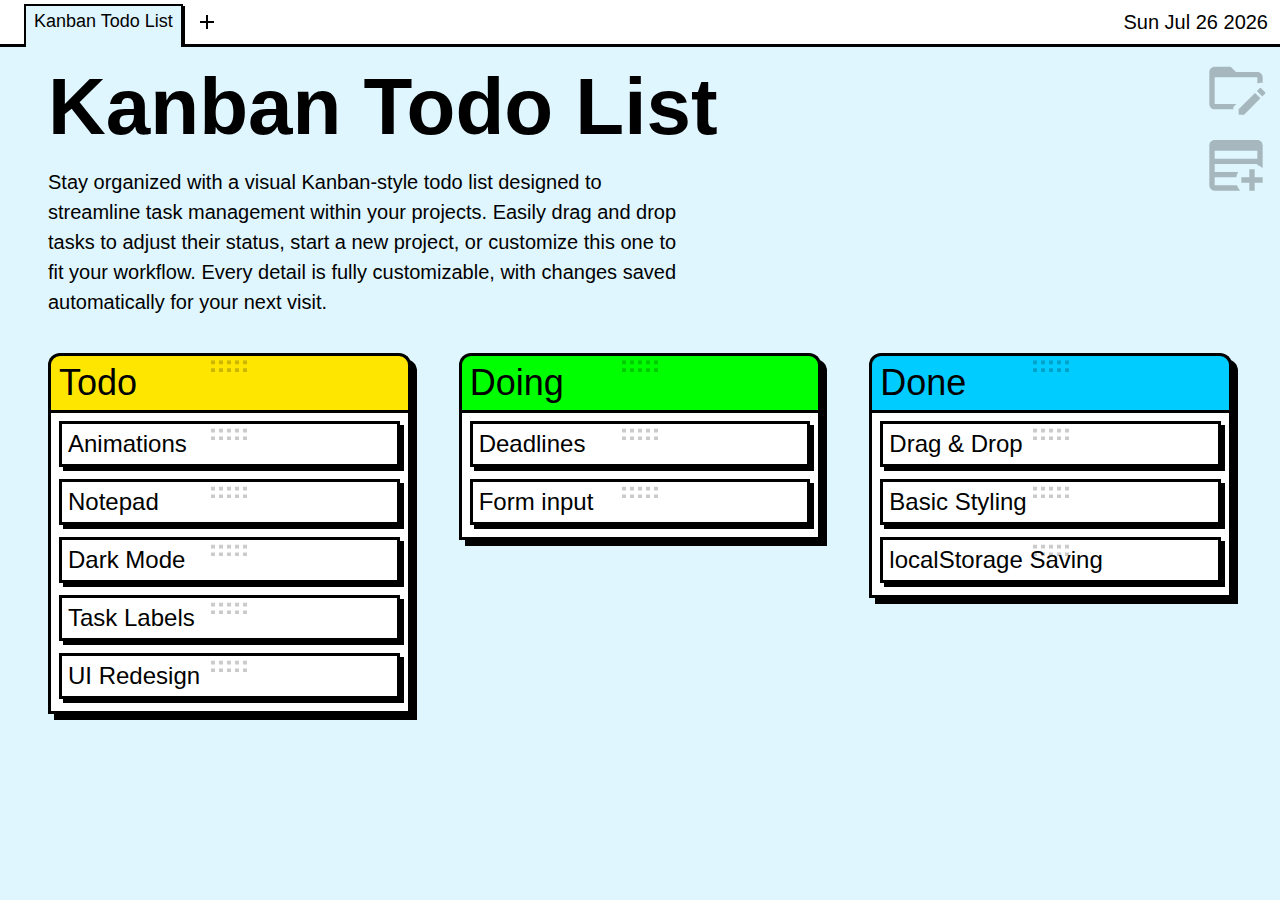
<file: index.html>
<!doctype html><html lang="en"><head><meta charset="UTF-8"><meta name="viewport" content="width=device-width,initial-scale=1"><title>Task Board</title><script defer="defer" src="main.js"></script></head><body><div class="header-container"><div class="header buttons"><button class="menu-button"><svg xmlns="http://www.w3.org/2000/svg" width="24" height="24" viewBox="0 0 24 24" fill="none" stroke="currentColor" stroke-width="2" stroke-linecap="round" stroke-linejoin="round" class="feather feather-menu"><line x1="3" y1="12" x2="21" y2="12"></line><line x1="3" y1="6" x2="21" y2="6"></line><line x1="3" y1="18" x2="21" y2="18"></line></svg></button></div><ul class="project-list"></ul><div class="header date-container"><span class="header day"></span> <span class="header date"></span></div></div><div class="container-header"><h1 class="project-title">Current Project</h1><h3 class="project-description">.</h3></div><div class="container" data-type="container"></div><img src="08fc15812ece68338a5b.svg" alt="Trash Bin" width="150" height="150" class="trash"><div class="container-buttons"><button class="project-edit"><span>Edit<br>Project</span><img src="cb420e865b5ad1d053db.svg" alt="Edit Project" width="64" height="64" class="edit-project-img"></button> <button class="table-plus"><span>Add<br>Table</span><img src="976492bf0470055d8a4a.svg" alt="Add Table" width="64" height="64" class="table-plus-img"></button></div><div class="modal-background delete-confirmation"><div class="modal-container delete-confirmation"><svg class="alert-icon" xmlns="http://www.w3.org/2000/svg" width="64" height="64" viewBox="0 0 24 24" fill="none" stroke="currentColor" stroke-width="2" stroke-linecap="round" stroke-linejoin="round" class="feather feather-alert-circle"><circle cx="12" cy="12" r="10"></circle><line x1="12" y1="8" x2="12" y2="12"></line><line x1="12" y1="16" x2="12.01" y2="16"></line></svg><h2>Permanently delete this item?</h2><div class="modal-element-holder"></div><div class="modal-show-again"><div><p>Show this message when deleting...</p></div><div class="inputs"><input type="checkbox" name="show-again-tasks" id="show-again-tasks" data-input-type="task" checked="checked"> <label for="show-again-tasks">Tasks</label> <input type="checkbox" name="show-again-tables" id="show-again-tables" data-input-type="table" checked="checked"> <label for="show-again-tables">Tables</label></div></div><div class="modal-buttons"><button class="delete-cancel-button">Cancel</button> <button class="delete-confirmation-button">Yes</button></div></div></div><div class="modal-background delete-project-confirmation"><div class="modal-container delete-project-confirmation"><div class="delete-header"><img src="2f3d44e1d3b2c0bcddce.svg" alt="folder icon" width="64" height="64"><h2>Permanently delete this project?</h2></div><p>The tables and tasks of the project will be deleted.<br>This action cannot be undone.</p><div class="modal-buttons"><button class="delete-project-cancel-button">Cancel</button> <button class="delete-project-confirmation-button">Yes</button></div></div></div><div class="modal-background new-project"><div class="modal-container new-project"><div class="new-project-header"><img src="6fe25830501c2c7a805e.svg" alt="folder icon" width="64" height="64"><h2>New Project</h2></div><form method="dialog"><label class="title-label" for="title">Title<span aria-label="Required">*</span></label> <span class="project-invalid-message">Your project requires a title.</span> <input class="new-project-title-input" name="title" id="title"> <label class="description-label" for="description">Description</label> <textarea name="description" id="description"></textarea><div class="flex-row deadline-check"><label for="deadline">Deadline <img class="tooltip deadline-tooltip" src="c3f20d1a29745fb9cb9c.svg" alt="folder icon" width="18" height="18"></label> <input type="date" name="deadline" id="deadline"></div><div class="flex-row template-check"><label class="template-label" for="template">Default Template <img class="tooltip template-tooltip" src="c3f20d1a29745fb9cb9c.svg" alt="folder icon" width="18" height="18"></label> <input type="checkbox" name="template" id="template" checked="checked"></div><div class="modal-buttons"><button class="new-project-submit">Create Project</button> <button class="new-project-delete">Delete Project</button> <button class="new-project-cancel">Cancel</button></div></form></div></div><div class="new-project-tooltip"><p></p></div><div class="header-menu"><button class="manage-confirm">Manage confirmations</button> <button class="clear-local">Clear localStorage</button></div></body></html>
</file>
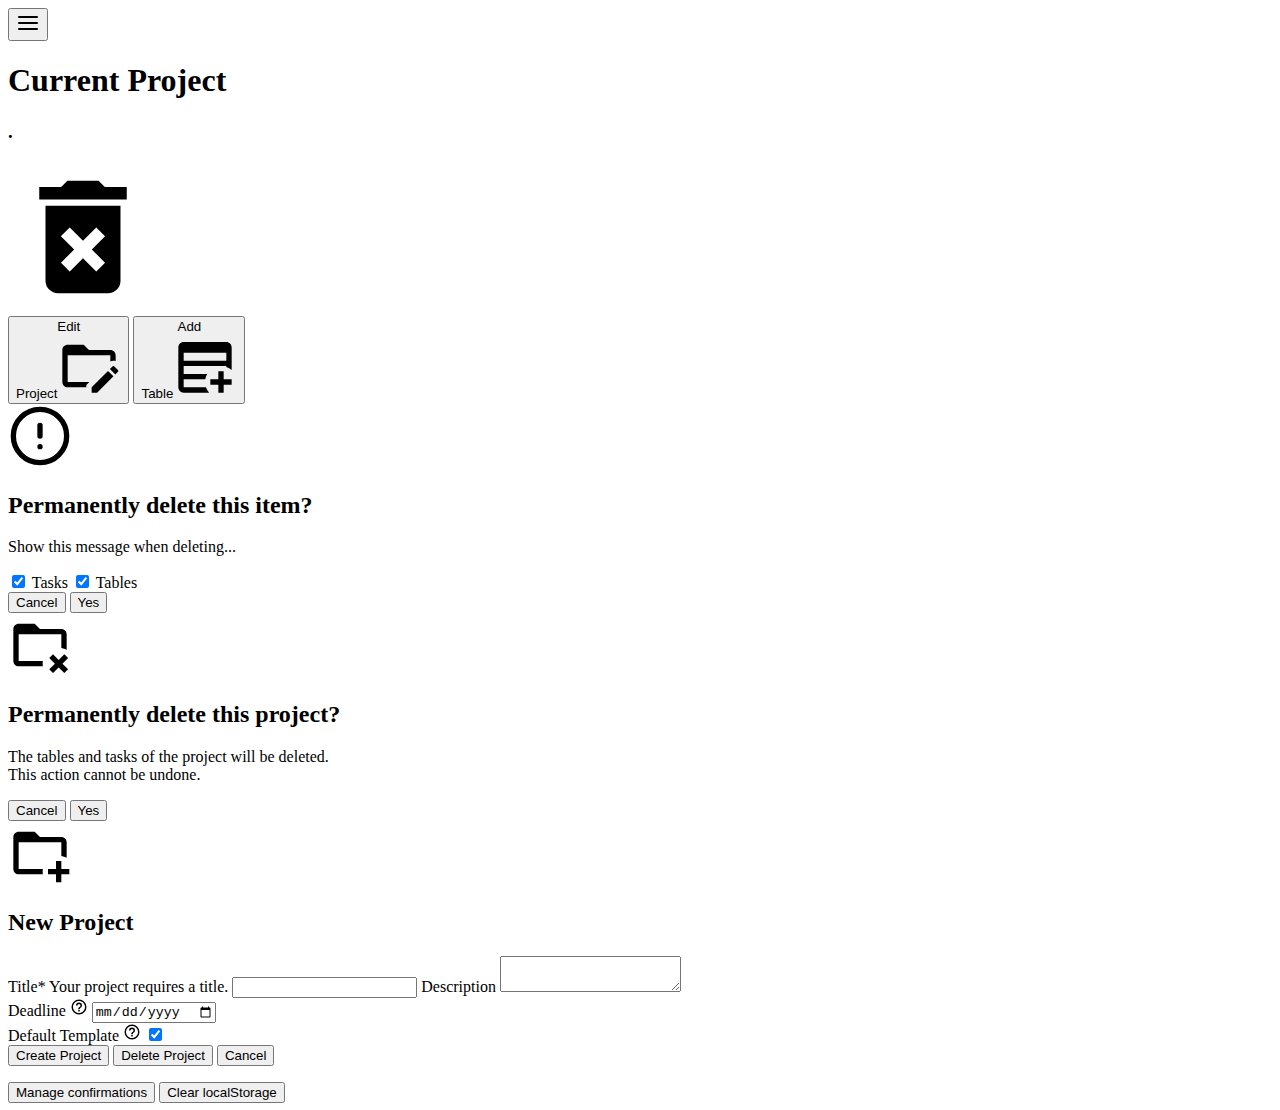
<file: src/template.html>
<!DOCTYPE html>
<html lang="en">

<head>
  <meta charset="UTF-8">
  <meta name="viewport" content="width=device-width, initial-scale=1.0">
  <title>Task Board</title>
</head>

<body>
  <div class="header-container">
    <div class="header buttons">
      <button class="menu-button"><svg xmlns="http://www.w3.org/2000/svg" width="24" height="24" viewBox="0 0 24 24"
          fill="none" stroke="currentColor" stroke-width="2" stroke-linecap="round" stroke-linejoin="round"
          class="feather feather-menu">
          <line x1="3" y1="12" x2="21" y2="12"></line>
          <line x1="3" y1="6" x2="21" y2="6"></line>
          <line x1="3" y1="18" x2="21" y2="18"></line>
        </svg></button>
    </div>
    <ul class="project-list"></ul>
    <div class="header date-container">
      <span class="header day"></span>
      <span class="header date"></span>
    </div>
  </div>
  </div>
  <div class="container-header">
    <h1 class="project-title">Current Project</h1>
    <h3 class="project-description">.</h3>
  </div>
  <div class="container" data-type="container">
  </div>
  <img src="./icons/trash.svg" alt="Trash Bin" width="150" height="150" class="trash">
  <div class="container-buttons"><button class="project-edit"><span>Edit<br>Project</span><img
        src="./icons/folder-edit.svg" alt="Edit Project" width="64" height="64" class="edit-project-img"></button>
    <button class="table-plus"><span>Add<br>Table</span><img src="./icons/table-plus.svg" alt="Add Table" width="64"
        height="64" class="table-plus-img"></button>
  </div>

  <div class="modal-background delete-confirmation">
    <div class="modal-container delete-confirmation">
      <svg class="alert-icon" xmlns="http://www.w3.org/2000/svg" width="64" height="64" viewBox="0 0 24 24" fill="none"
        stroke="currentColor" stroke-width="2" stroke-linecap="round" stroke-linejoin="round"
        class="feather feather-alert-circle">
        <circle cx="12" cy="12" r="10"></circle>
        <line x1="12" y1="8" x2="12" y2="12"></line>
        <line x1="12" y1="16" x2="12.01" y2="16"></line>
      </svg>
      <h2>Permanently delete this item?</h2>
      <div class="modal-element-holder">
      </div>
      <div class="modal-show-again">
        <div>
          <p>Show this message when deleting...</p>
        </div>
        <div class="inputs">
          <input type="checkbox" name="show-again-tasks" id="show-again-tasks" data-input-type="task" checked>
          <label for="show-again-tasks">Tasks</label>
          <input type="checkbox" name="show-again-tables" id="show-again-tables" data-input-type="table" checked>
          <label for="show-again-tables">Tables</label>
        </div>
      </div>
      <div class="modal-buttons"><button class="delete-cancel-button">Cancel</button>
        <button class="delete-confirmation-button">Yes</button>
      </div>
    </div>
  </div>

  <div class="modal-background delete-project-confirmation">
    <div class="modal-container delete-project-confirmation">
      <div class="delete-header">
        <img src="./icons/folder-remove.svg" alt="folder icon" width="64" height="64">
        </svg>
        <h2>Permanently delete this project?</h2>
      </div>
      <p>The tables and tasks of the project will be deleted.<br>This action cannot be undone.</p>
      <div class="modal-buttons"><button class="delete-project-cancel-button">Cancel</button>
        <button class="delete-project-confirmation-button">Yes</button>
      </div>
    </div>
  </div>

  <div class="modal-background new-project">
    <div class="modal-container new-project">
      <div class="new-project-header">
        <img src="./icons/folder.svg" alt="folder icon" width="64" height="64">
        <h2>New Project</h2>
      </div>
      <form method="dialog">
        <label class="title-label" for="title">Title<span aria-label="Required">*</span></label>
        <span class="project-invalid-message">Your project requires a title.</span>
        <input class="new-project-title-input" type="text" name="title" id="title">
        <label class="description-label" for="description">Description</label>
        <textarea name="description" id="description"></textarea>
        <div class="flex-row deadline-check">
          <label for="deadline">Deadline <img class="tooltip deadline-tooltip" src="./icons/help.svg" alt="folder icon"
              width="18" height="18"></label>
          <input type="date" name="deadline" id="deadline">
        </div>
        <div class="flex-row template-check">
          <label class="template-label" for="template">Default Template <img class="tooltip template-tooltip"
              src="./icons/help.svg" alt="folder icon" width="18" height="18"></label>
          <input type="checkbox" name="template" id="template" checked>
        </div>
        <div class="modal-buttons">
          <button class="new-project-submit">Create Project</button>
          <button class="new-project-delete">Delete Project</button>
          <button class="new-project-cancel">Cancel</button>
        </div>
      </form>
    </div>
  </div>

  <div class="new-project-tooltip">
    <p>
    </p>
  </div>

  <div class="header-menu">
    <button class="manage-confirm">Manage confirmations</button>
    <button class="clear-local">Clear localStorage</button>
  </div>

</body>

</html>
</file>
